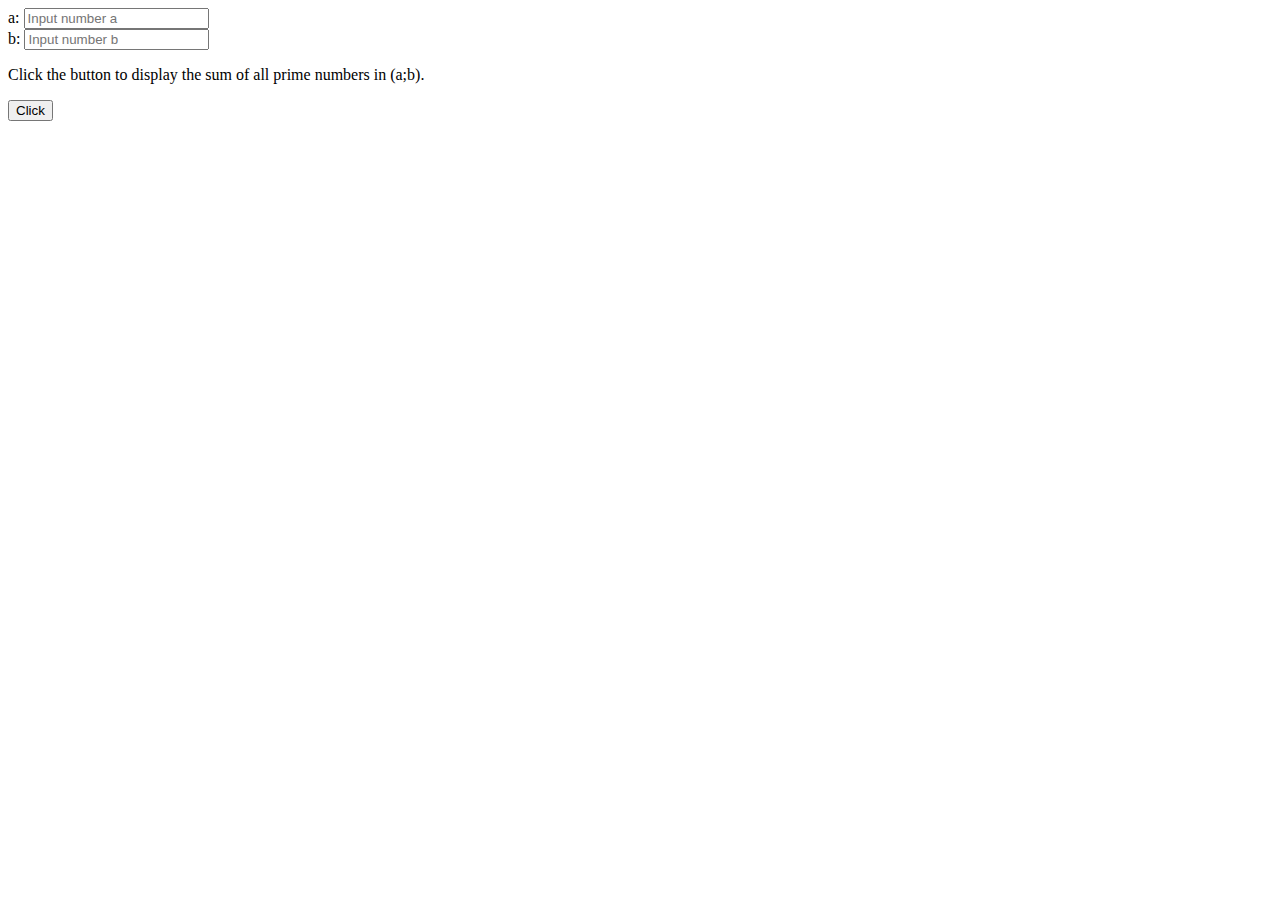
<file: Exercise 1/index.html>
<html lang="en">
  <head>
    <meta charset="UTF-8" />
    <meta http-equiv="X-UA-Compatible" content="IE=edge" />
    <meta name="viewport" content="width=device-width, initial-scale=1.0" />
    <title>Document</title>
  </head>
  <body>
    <div>
      <div>
        a: <input type="text" id="input1" placeholder="Input number a" />
      </div>
      <div>
        b: <input type="text" id="input2" placeholder="Input number b" />
      </div>

      <p>Click the button to display the sum of all prime numbers in (a;b).</p>

      <button onclick="myFunction()">Click</button>

      <p id="demo"></p>
    </div>
    <script>
      function isPrime(n) {
        if (n < 2) return false;
        if (n === 2) return true;

        for (let i = 2; i <= Math.sqrt(n); i++) if (n % i == 0) return false;
        return true;
      }

      function myFunction() {
        const a = Number(document.getElementById("input1").value),
          b = Number(document.getElementById("input2").value);
        let sum = 0;

        if (a >= b) {
          document.getElementById(
            "demo"
          ).innerHTML = `Wrong input, please re-input your number`;
          return;
        }

        for (let i = a + 1; i < b; i++) if (isPrime(i) === true) sum = sum + i;

        document.getElementById(
          "demo"
        ).innerHTML = `The required sum is ${sum}`;
      }
    </script>
  </body>
</html>
</file>
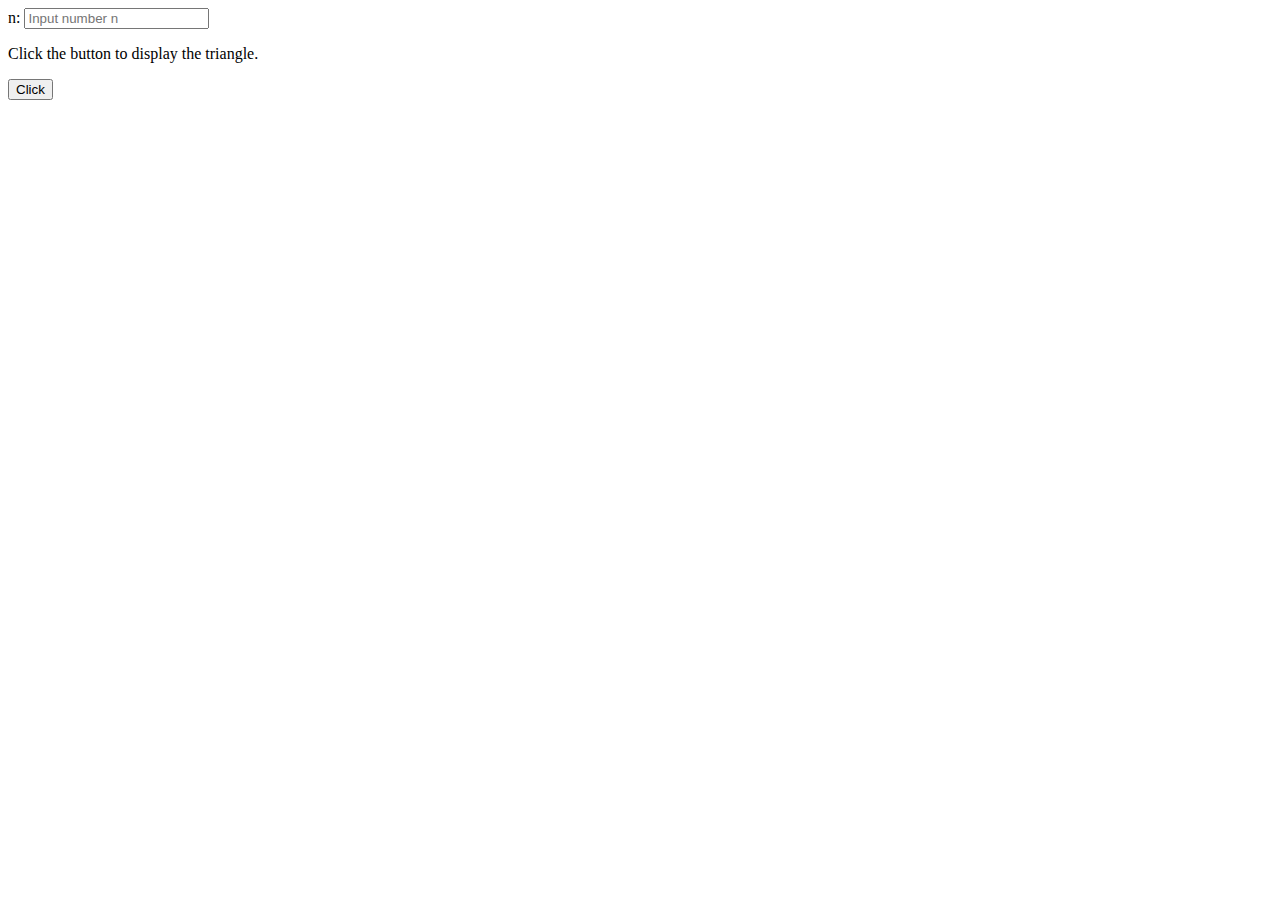
<file: Exercise 2/index.html>
<html lang="en">
  <head>
    <meta charset="UTF-8" />
    <meta http-equiv="X-UA-Compatible" content="IE=edge" />
    <meta name="viewport" content="width=device-width, initial-scale=1.0" />
    <title>Document</title>
  </head>
  <body>
    <div>
      <div>
        n: <input type="text" id="input" placeholder="Input number n" />
      </div>

      <p>Click the button to display the triangle.</p>

      <button onclick="myFunction()">Click</button>

      <p id="demo"></p>
    </div>
    <script>
      function myFunction() {
        const n = Number(document.getElementById("input").value);

        let str = "";
        let out = "";
        for (let i = 1; i <= n; i++) {
          str += "*";
          console.log(str);
          out += str + "<br>";
        }
        document.getElementById("demo").innerHTML = out;
      }
    </script>
  </body>
</html>
</file>
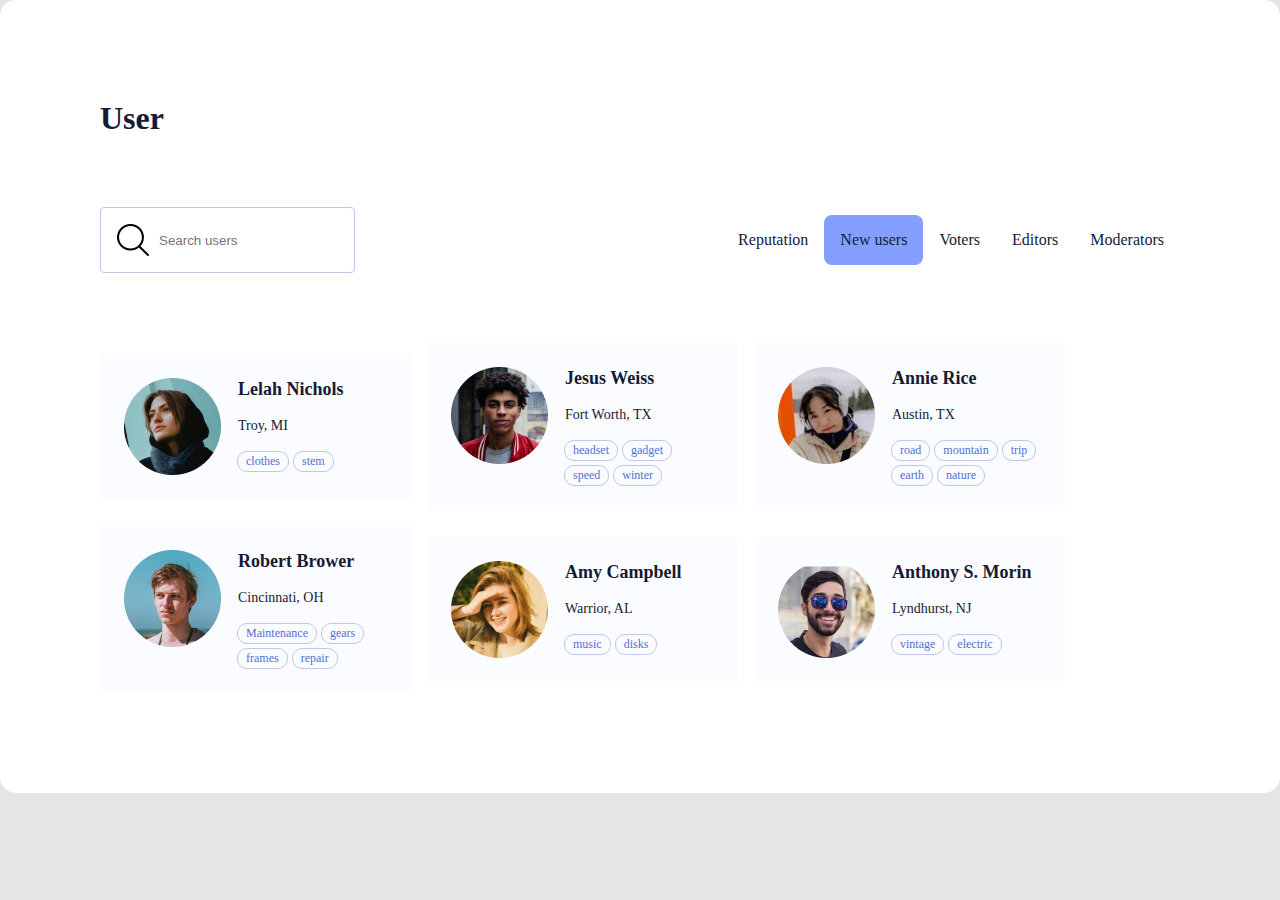
<file: Exercise 3/index.html>
<html lang="en">
  <head>
    <meta charset="UTF-8" />
    <meta http-equiv="X-UA-Compatible" content="IE=edge" />
    <meta name="viewport" content="width=device-width, initial-scale=1.0" />
    <link rel="stylesheet" href="style.css" />
    <title>Document</title>
  </head>
  <body>
    <div class="container">
      <span class="head_title"> User </span>

      <div class="top">
        <div class="top_search">
          <img src="img/search.png" alt="icon" />
          <input type="text" id="search_input" placeholder="Search users" />
        </div>
        <div class="top_bar">
          <span class="item">Reputation</span>
          <span class="item selected">New users</span>
          <span class="item">Voters</span>
          <span class="item">Editors</span>
          <span class="item">Moderators</span>
        </div>
      </div>

      <div class="bottom" id="bottom">s</div>
    </div>
    <script src="index.js"></script>
  </body>
</html>
</file>
<file: Exercise 3/style.css>
* {
    box-sizing: border-box;
}

body {
    margin: 0px;
    padding: 0px;
    background: #E5E5E5;

    font-family: 'Poppins';
    font-style: normal;
    font-weight: 500;
    font-size: 16px;
    color: #151B32;
}

.container{
    display: flex;
    flex-direction: column;
    align-items: flex-start;
    padding: 100px;
    gap: 70px;

    background: #FFFFFF;
    border-radius: 16px;

    
}

.top{
    display: flex;
    flex-direction: row;
    justify-content: space-between;
    align-items: center;
    padding: 0px;
    width: 100%;
}

.top_search{
    display: flex;
    flex-direction: row;
    align-items: center;
    padding: 16px;
    gap: 8px;

    border: 1px solid #BFC8E6;
    border-radius: 4px;
}

.top_search img{
    width: 32px;
    height: 32px;
}

.top_search input{
    border: none;
}

.top_bar{
    display: flex;
    flex-direction: row;
    justify-content: flex-end;
    align-items: center;
    padding: 0px;
}

.top_bar .item{
    display: flex;
    flex-direction: row;
    justify-content: center;
    align-items: center;
    padding: 16px;
    gap: 8px;
    border-radius: 8px;
}

.top_bar .item:hover, .selected{
    background: #849FFF;
}

.head_title, .user_name{
    font-family: 'Merriweather';
    font-style: normal;
    font-weight: 900;
    font-size: 32px;
}

.bottom{
    display: flex;
    flex-direction: row;
    justify-content: flex-start;
    align-items: center;
    padding: 0px;
    gap: 16px;
    flex-flow: wrap;
    
    width: 100%;
}

.bottom .bottom_user:hover{
    background: #d6d8de;
}

.user_info{
    
    display: flex;
    flex-direction: column;
    align-items: flex-start;
    padding: 0px;
    gap: 16px;
}

.bottom_user{
    display: flex;
    flex-direction: row;
    align-items: flex-start;
    padding: 24px;
    gap: 16px;

    background: #FBFCFF;
}

.user_name{
    font-size: 18px;
    border: 1px solid transparent;
}

.bottom_user .user_name:hover, .bottom_user .user_address:hover{
    border: 1px solid #849FFF;
}

.user_address{
    font-size: 14px;
    border: 1px solid transparent;
}

.user_features{
    display: flex;
    flex-direction: row;
    align-items: flex-start;
    padding: 0px;
    gap: 4px;
    flex-flow: wrap;
    width: 150px;
}

.user_features .feature:hover {
    border: 1px solid red;
}

.user_features .feature{
    font-size: 12px;
    color: #516FD5;

    border: 1px solid #BFC8E6;
    border-radius: 10px;

    display: flex;
    flex-direction: row;
    justify-content: center;
    align-items: center;
    padding: 2px 8px;
    gap: 10px;
}
</file>
